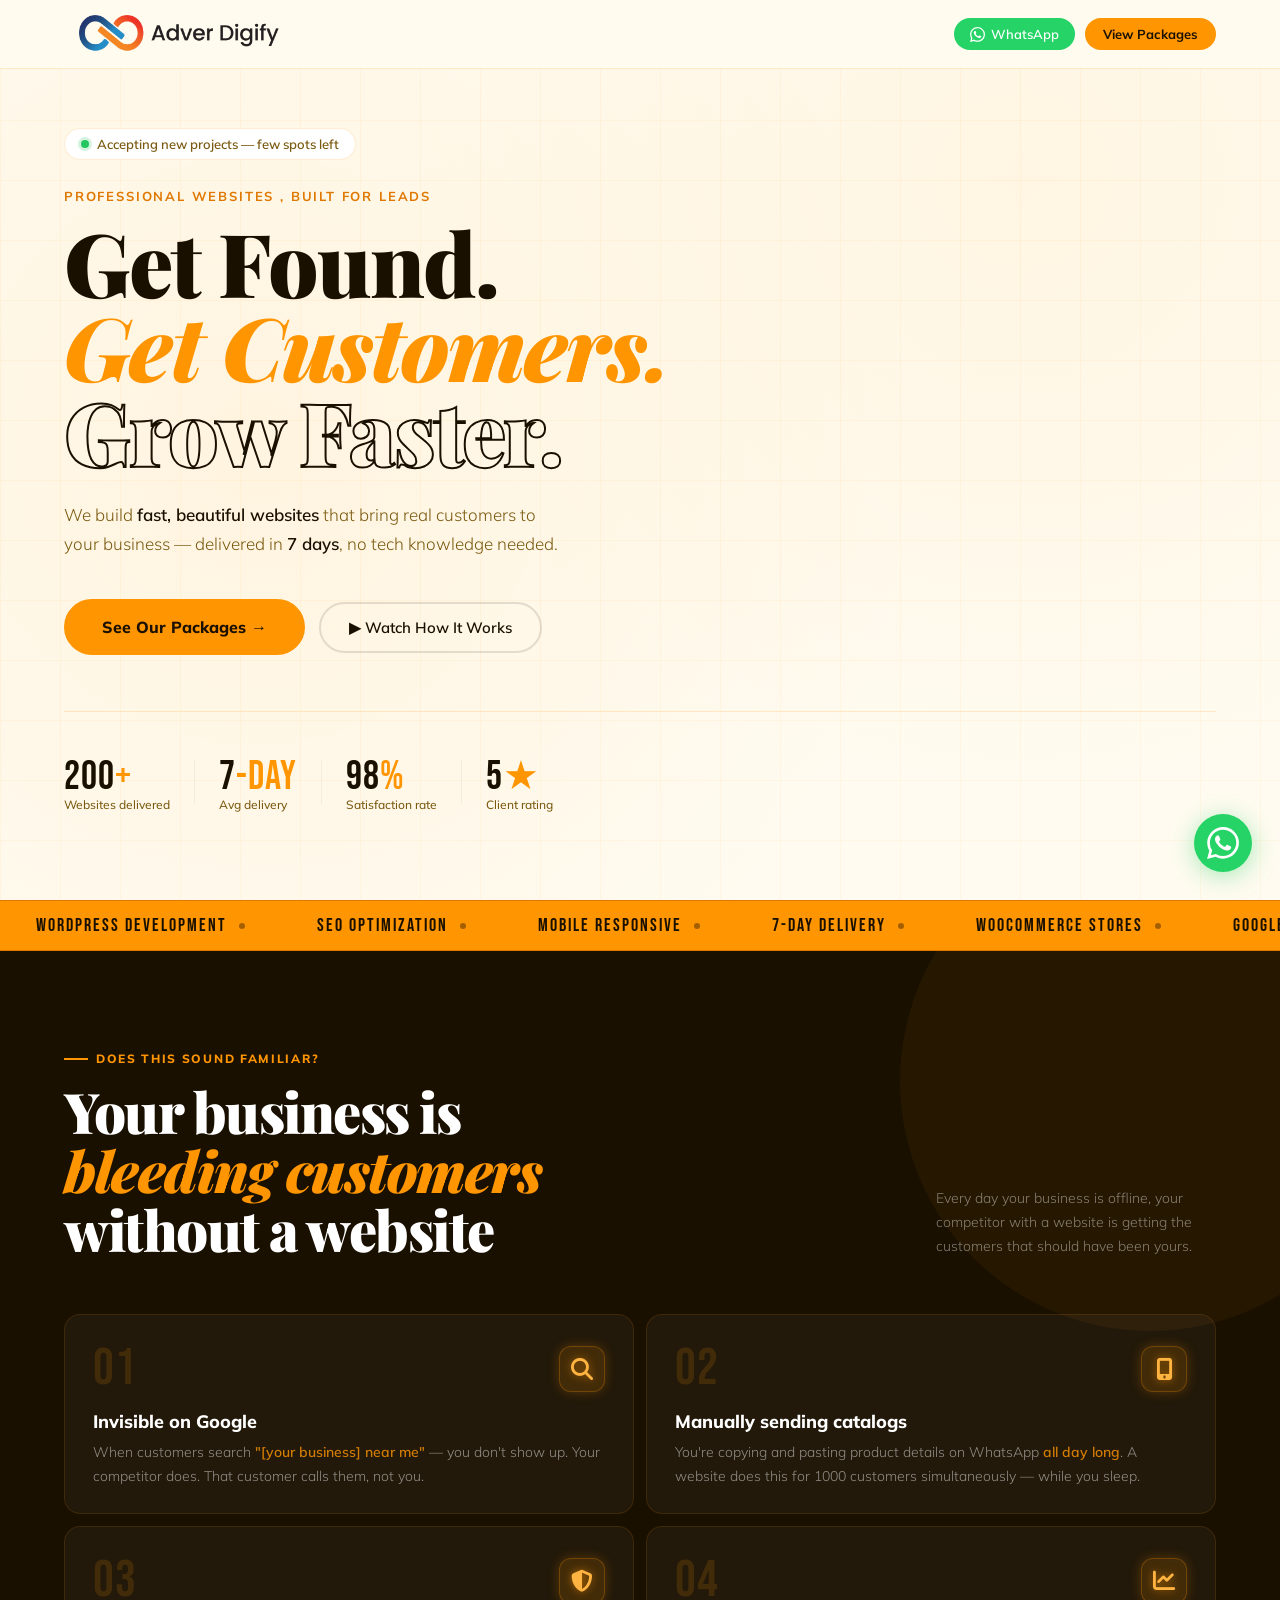
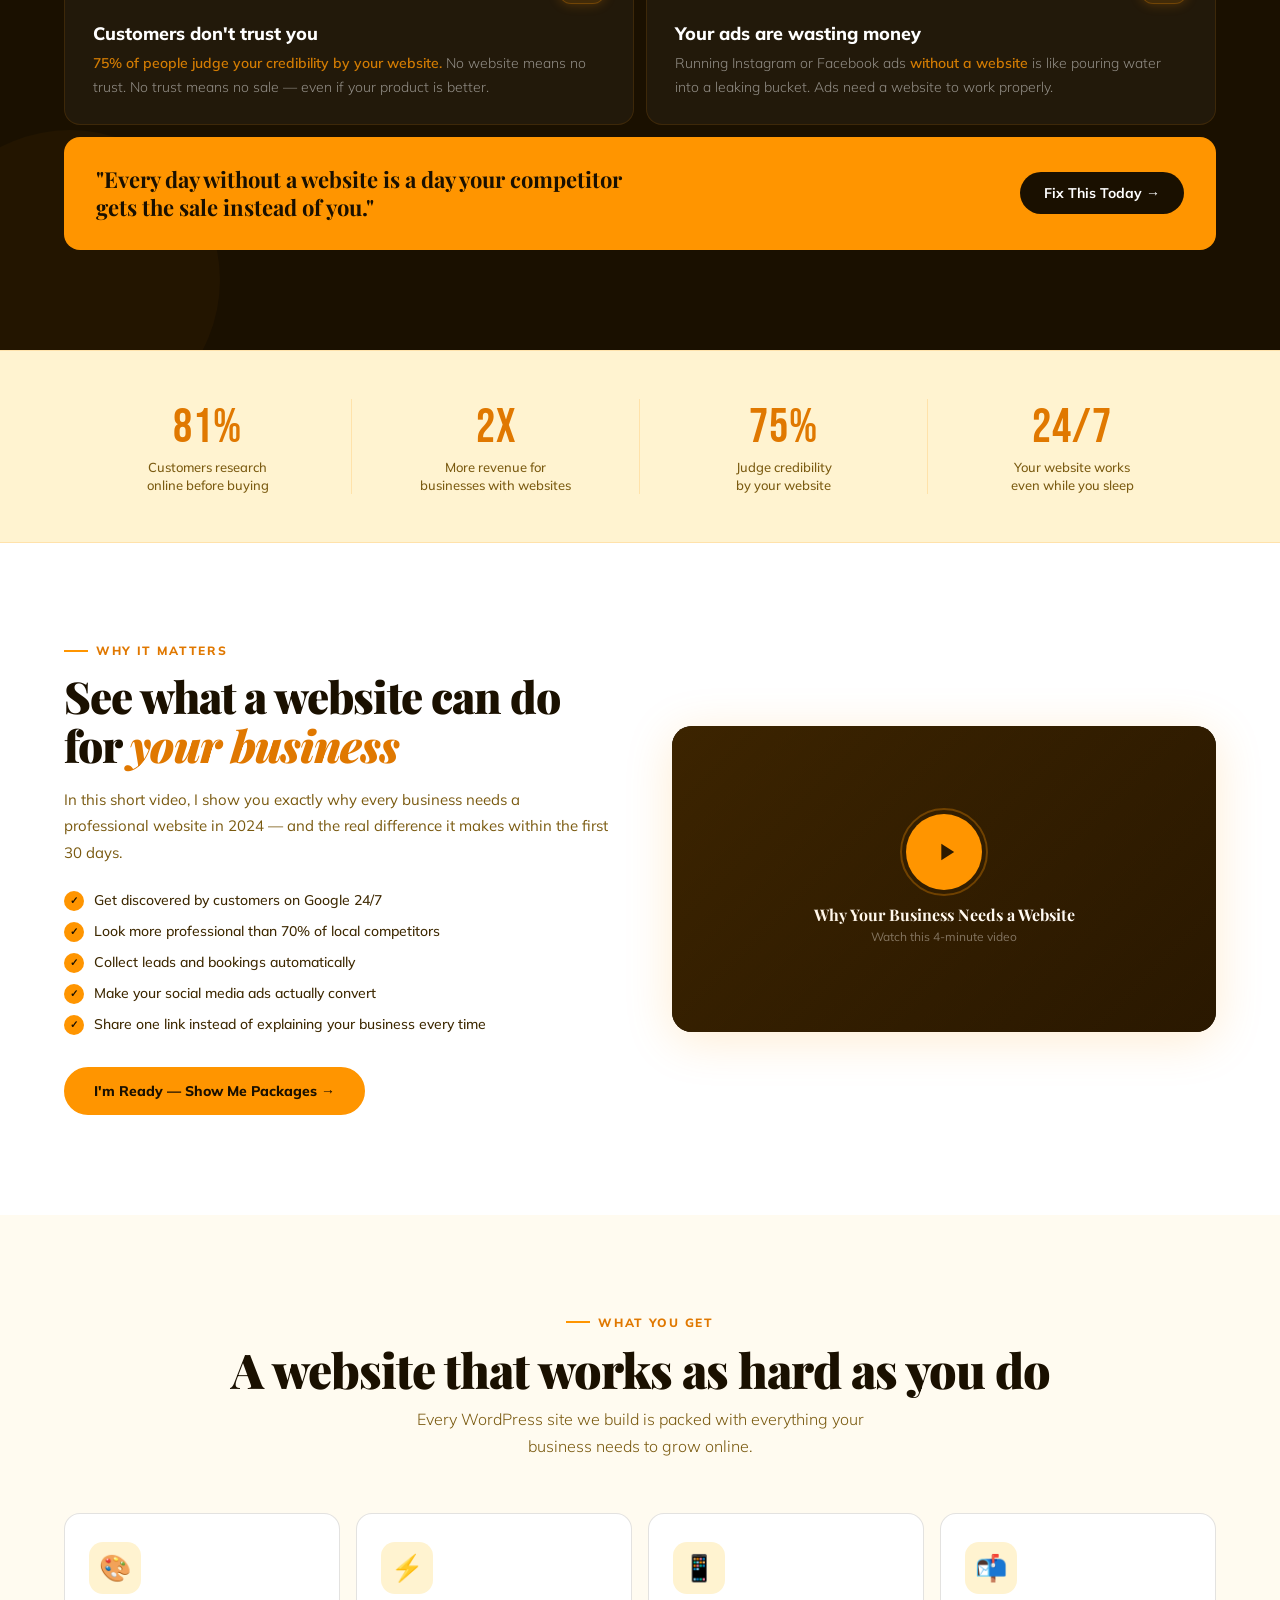
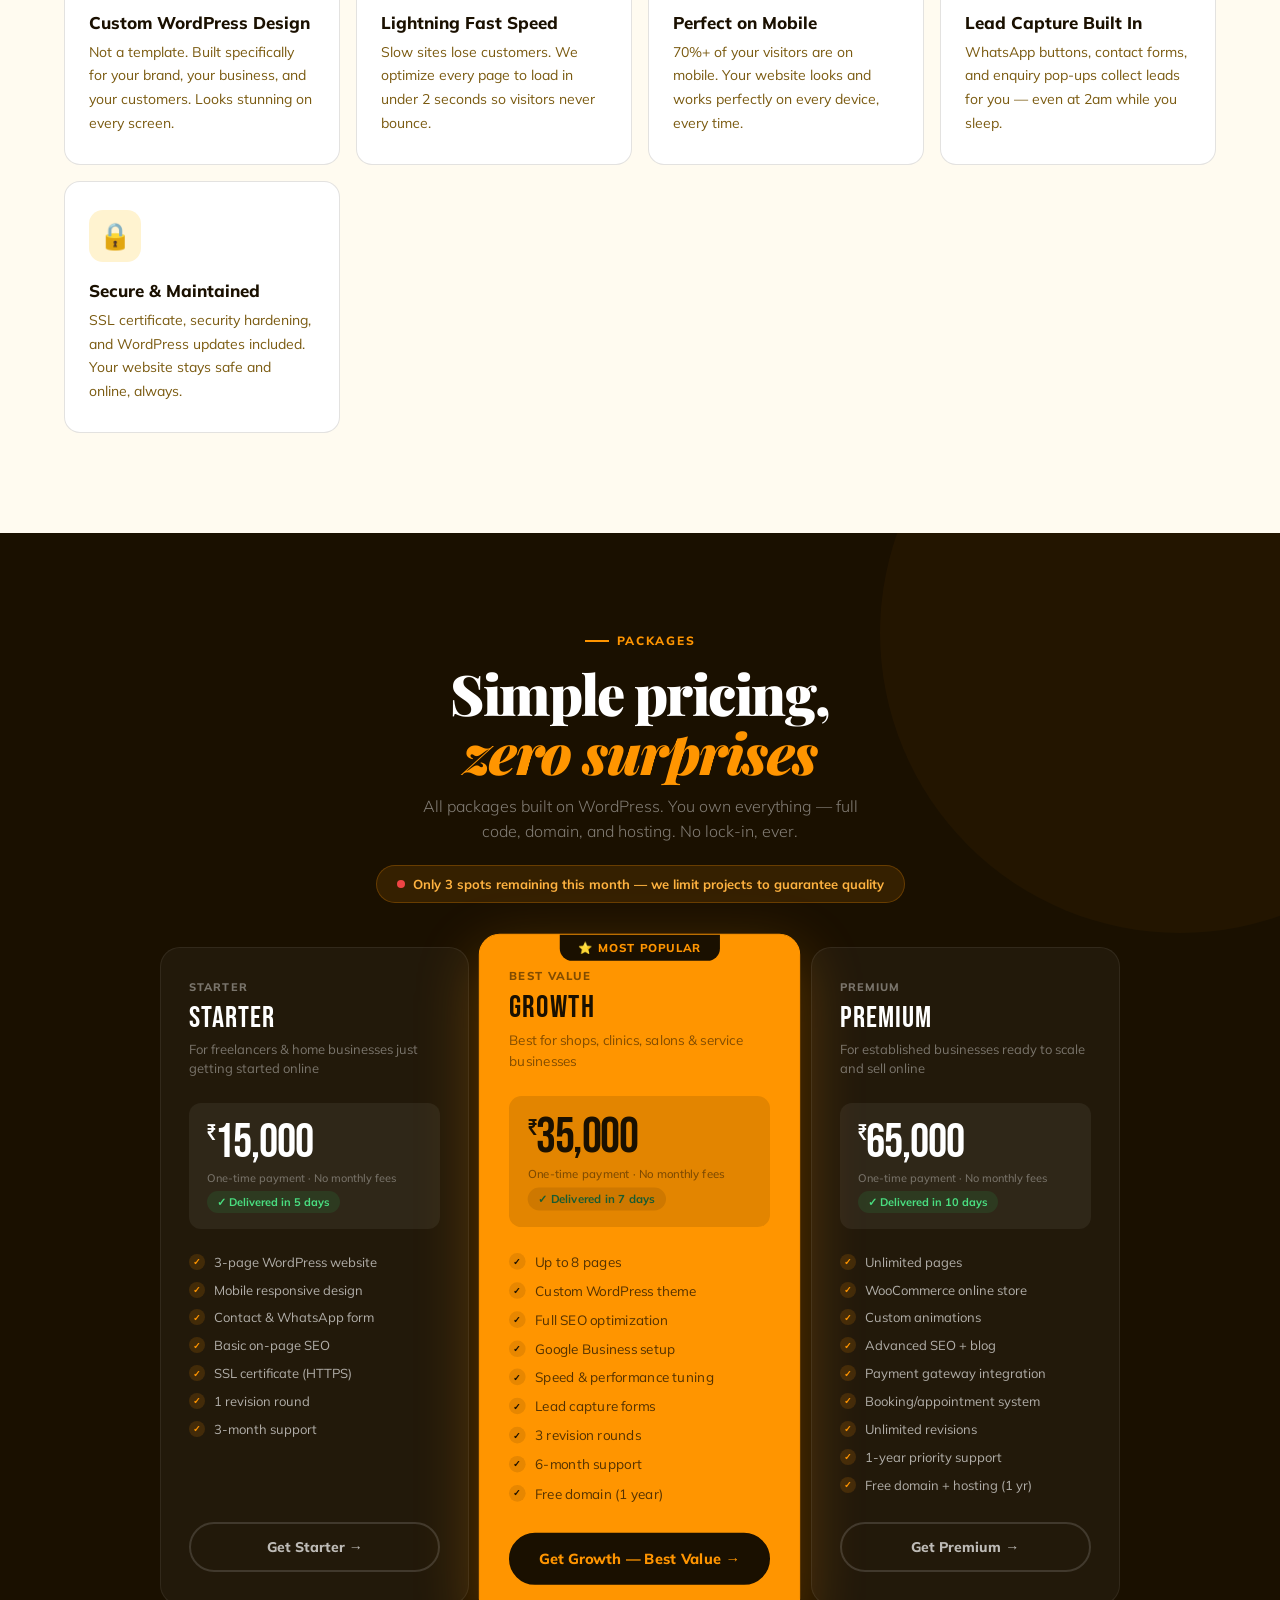
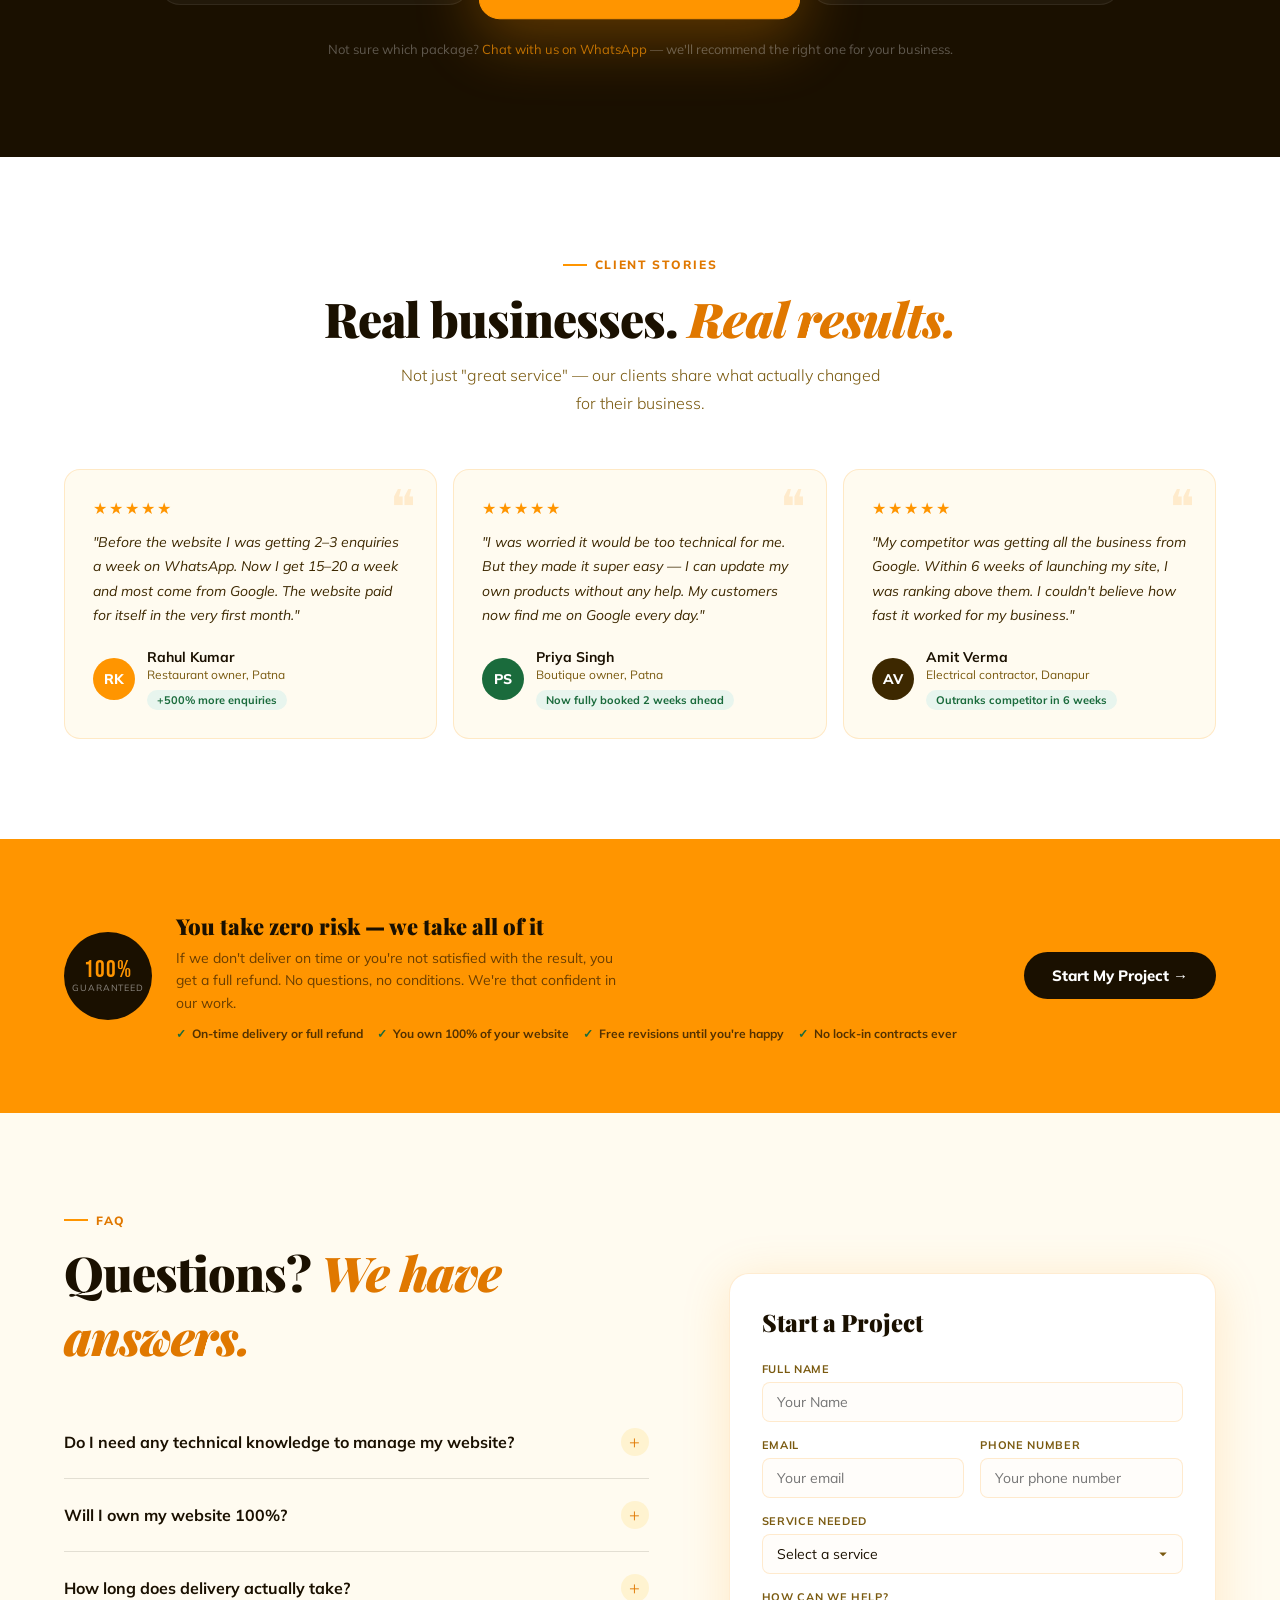
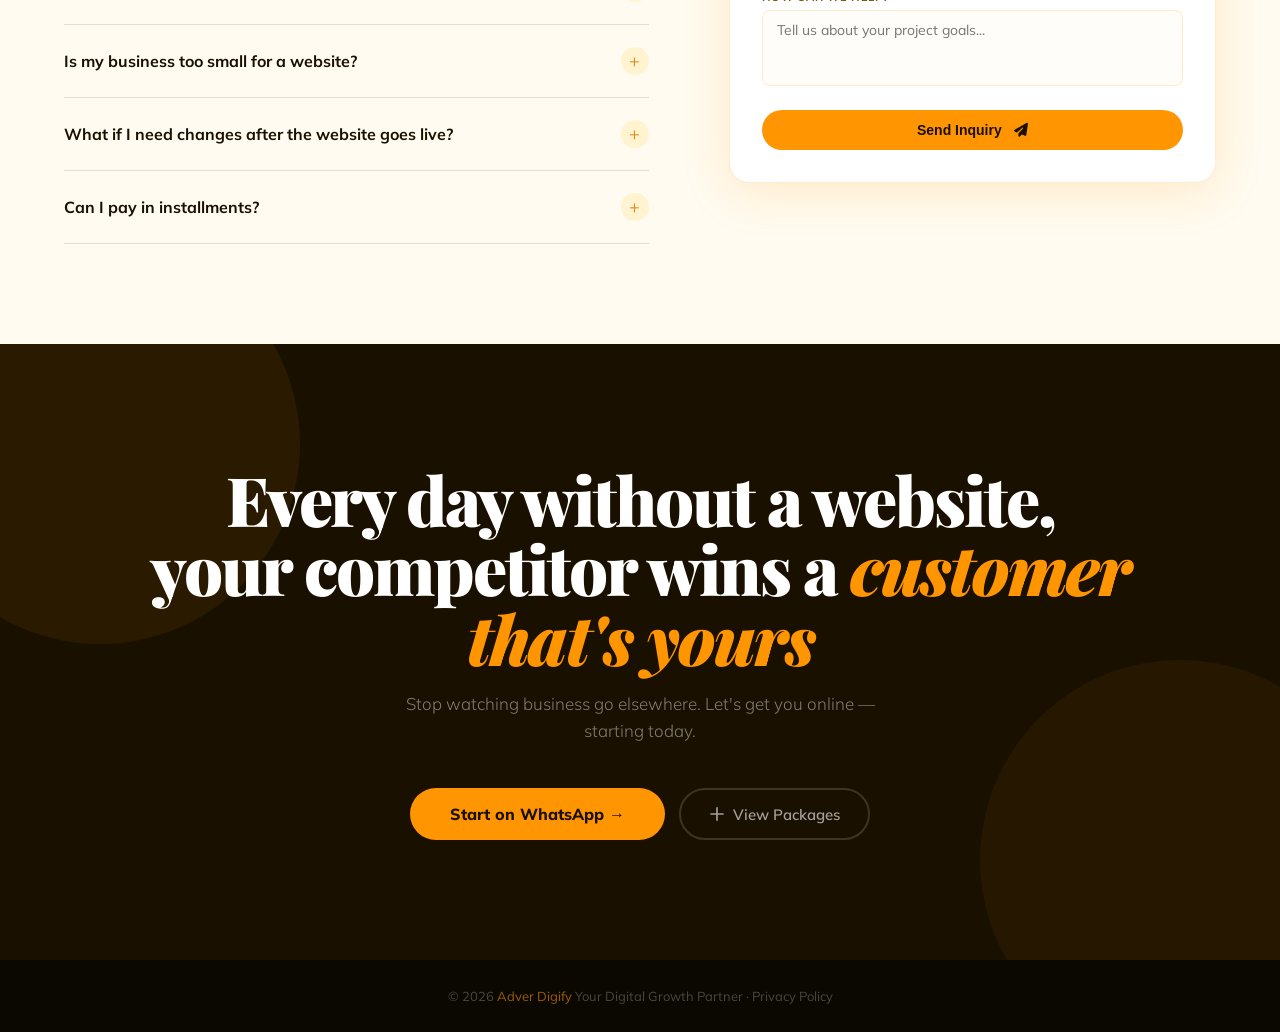
<file: index.html>
<!DOCTYPE html>
<html lang="en">
<head>
<meta charset="UTF-8">
<meta name="viewport" content="width=device-width, initial-scale=1.0">
<title>Adver Digify | Your Digital Growth Partner</title>
<link rel="icon" type="image/png" href="./assets/favicon.png">
<link rel="preconnect" href="https://fonts.googleapis.com">
<link href="https://fonts.googleapis.com/css2?family=Bebas+Neue&family=Playfair+Display:ital,wght@0,700;0,900;1,700&family=Mulish:wght@300;400;500;600;700&display=swap" rel="stylesheet">
<link rel="stylesheet" href="https://cdnjs.cloudflare.com/ajax/libs/font-awesome/6.5.1/css/all.min.css" referrerpolicy="no-referrer" />
<link rel="stylesheet" href="./assets/style.css">
</head>
<body>

<!-- NAV -->
<nav>
  <a href="#" class="logo"><img src="./assets/adver-logo.webp" alt="Adver Digify logo"></a>
  <div class="nav-right">
    <a href="https://wa.me/7870013721" class="btn-wa-nav" target="_blank">
      <svg viewBox="0 0 24 24"><path d="M17.472 14.382c-.297-.149-1.758-.867-2.03-.967-.273-.099-.471-.148-.67.15-.197.297-.767.966-.94 1.164-.173.199-.347.223-.644.075-.297-.15-1.255-.463-2.39-1.475-.883-.788-1.48-1.761-1.653-2.059-.173-.297-.018-.458.13-.606.134-.133.298-.347.446-.52.149-.174.198-.298.298-.497.099-.198.05-.371-.025-.52-.075-.149-.669-1.612-.916-2.207-.242-.579-.487-.5-.669-.51-.173-.008-.371-.01-.57-.01-.198 0-.52.074-.792.372-.272.297-1.04 1.016-1.04 2.479 0 1.462 1.065 2.875 1.213 3.074.149.198 2.096 3.2 5.077 4.487.709.306 1.262.489 1.694.625.712.227 1.36.195 1.871.118.571-.085 1.758-.719 2.006-1.413.248-.694.248-1.289.173-1.413-.074-.124-.272-.198-.57-.347m-5.421 7.403h-.004a9.87 9.87 0 01-5.031-1.378l-.361-.214-3.741.982.998-3.648-.235-.374a9.86 9.86 0 01-1.51-5.26c.001-5.45 4.436-9.884 9.888-9.884 2.64 0 5.122 1.03 6.988 2.898a9.825 9.825 0 012.893 6.994c-.003 5.45-4.437 9.884-9.885 9.884m8.413-18.297A11.815 11.815 0 0012.05 0C5.495 0 .16 5.335.157 11.892c0 2.096.547 4.142 1.588 5.945L.057 24l6.305-1.654a11.882 11.882 0 005.683 1.448h.005c6.554 0 11.89-5.335 11.893-11.893a11.821 11.821 0 00-3.48-8.413z"/></svg>
      <span>WhatsApp</span>
    </a>
    <a href="#pricing" class="btn-nav-cta">View Packages</a>
  </div>
</nav>

<!-- HERO -->
<section class="hero">
  <div class="hero-bg-pattern"></div>
  <div class="hero-grid-lines"></div>
  <div class="hero-badge"><div class="badge-dot"></div> Accepting new projects — few spots left</div>
  <div class="hero-eyebrow">Professional Websites , Built for leads</div>
  <h1>
    Get Found.<br>
    <span class="line2">Get Customers.</span>
    <span class="line3">Grow Faster.</span>
  </h1>
  <p class="hero-sub">We build <strong>fast, beautiful websites</strong> that bring real customers to your business — delivered in <strong>7 days</strong>, no tech knowledge needed.</p>
  <div class="hero-actions">
    <a href="#pricing" class="btn-hero-main">See Our Packages →</a>
    <a href="#video" class="btn-hero-outline">▶ Watch How It Works</a>
  </div>
  <div class="hero-trust">
    <div class="trust-stat">
      <div class="trust-num">200<span>+</span></div>
      <div class="trust-label">Websites delivered</div>
    </div>
    <div class="trust-divider"></div>
    <div class="trust-stat">
      <div class="trust-num">7<span>-day</span></div>
      <div class="trust-label">Avg delivery</div>
    </div>
    <div class="trust-divider"></div>
    <div class="trust-stat">
      <div class="trust-num">98<span>%</span></div>
      <div class="trust-label">Satisfaction rate</div>
    </div>
    <div class="trust-divider"></div>
    <div class="trust-stat">
      <div class="trust-num">5<span>★</span></div>
      <div class="trust-label">Client rating</div>
    </div>
  </div>
  <div class="hero-float-card card-1">
    <div class="fc-header">
      <div class="fc-avatar">AK</div>
      <div>
        <div class="fc-name">Aditya Kumar</div>
        <div class="fc-role">Restaurant owner, Patna</div>
      </div>
    </div>
    <div class="fc-msg">"Before the website I got 3 calls a week. Now I get 20+. It paid for itself in the first month!"</div>
    <div class="fc-tag">✓ Verified client result</div>
  </div>
  <div class="hero-float-card card-2">
    <div class="fc-header">
      <div class="fc-avatar" style="background:var(--green)">PS</div>
      <div>
        <div class="fc-name">Priya Singh</div>
        <div class="fc-role">Boutique owner, Delhi</div>
      </div>
    </div>
    <div class="fc-msg">"My customers now find me on Google every day. Worth every penny!"</div>
    <div class="fc-tag">✓ Verified client result</div>
  </div>
  <div class="hero-float-card card-3">
    <div class="fc-header">
      <div class="fc-avatar" style="background:var(--ink2)">AV</div>
      <div>
        <div class="fc-name">Amit Verma</div>
        <div class="fc-role">Contractor, Lucknow</div>
      </div>
    </div>
    <div class="fc-msg">"Outranked my competitor in just 6 weeks. Incredible service."</div>
    <div class="fc-tag">✓ Verified client result</div>
  </div>
</section>

<!-- MARQUEE -->
<div class="marquee-section">
  <div class="marquee-track">
    <div class="marquee-item">WordPress Development <div class="marquee-dot"></div></div>
    <div class="marquee-item">SEO Optimization <div class="marquee-dot"></div></div>
    <div class="marquee-item">Mobile Responsive <div class="marquee-dot"></div></div>
    <div class="marquee-item">7-Day Delivery <div class="marquee-dot"></div></div>
    <div class="marquee-item">WooCommerce Stores <div class="marquee-dot"></div></div>
    <div class="marquee-item">Google Rankings <div class="marquee-dot"></div></div>
    <div class="marquee-item">Lead Generation <div class="marquee-dot"></div></div>
    <div class="marquee-item">WordPress Development <div class="marquee-dot"></div></div>
    <div class="marquee-item">SEO Optimization <div class="marquee-dot"></div></div>
    <div class="marquee-item">Mobile Responsive <div class="marquee-dot"></div></div>
    <div class="marquee-item">7-Day Delivery <div class="marquee-dot"></div></div>
    <div class="marquee-item">WooCommerce Stores <div class="marquee-dot"></div></div>
    <div class="marquee-item">Google Rankings <div class="marquee-dot"></div></div>
    <div class="marquee-item">Lead Generation <div class="marquee-dot"></div></div>
  </div>
</div>

<!-- PAIN SECTION -->
<section class="pain-section">
  <div class="pain-bg-deco"></div>
  <div class="pain-bg-deco2"></div>
  <div class="pain-header reveal">
    <div>
      <div class="section-eyebrow-light">Does this sound familiar?</div>
      <h2>Your business is <span>bleeding customers</span> without a website</h2>
    </div>
    <p class="pain-header-right">Every day your business is offline, your competitor with a website is getting the customers that should have been yours.</p>
  </div>

  <div class="pain-grid reveal">
    <div class="pain-card">
      <div class="pain-card-header">
        <div class="pain-num">01</div>
        <div class="pain-icon-wrap"><i class="fa-solid fa-search"></i></div>
      </div>
      <h3>Invisible on Google</h3>
      <p>When customers search <strong>"[your business] near me"</strong> — you don't show up. Your competitor does. That customer calls them, not you.</p>
    </div>
    <div class="pain-card">
      <div class="pain-card-header">
        <div class="pain-num">02</div>
        <div class="pain-icon-wrap"><i class="fa-solid fa-mobile-screen-button"></i></div>
      </div>
      <h3>Manually sending catalogs</h3>
      <p>You're copying and pasting product details on WhatsApp <strong>all day long</strong>. A website does this for 1000 customers simultaneously — while you sleep.</p>
    </div>
    <div class="pain-card">
      <div class="pain-card-header">
        <div class="pain-num">03</div>
        <div class="pain-icon-wrap"><i class="fa-solid fa-shield-halved"></i></div>
      </div>
      <h3>Customers don't trust you</h3>
      <p><strong>75% of people judge your credibility by your website.</strong> No website means no trust. No trust means no sale — even if your product is better.</p>
    </div>
    <div class="pain-card">
      <div class="pain-card-header">
        <div class="pain-num">04</div>
        <div class="pain-icon-wrap"><i class="fa-solid fa-chart-line"></i></div>
      </div>
      <h3>Your ads are wasting money</h3>
      <p>Running Instagram or Facebook ads <strong>without a website</strong> is like pouring water into a leaking bucket. Ads need a website to work properly.</p>
    </div>
    <div class="pain-quote">
      <div class="pain-quote-text">"Every day without a website is a day your competitor gets the sale instead of you."</div>
      <a href="#pricing" class="pain-quote-cta">Fix This Today →</a>
    </div>
  </div>
</section>

<!-- STATS BAR -->
<div class="stats-section reveal">
  <div class="stat-block">
    <div class="sb-num">81%</div>
    <div class="sb-label">Customers research<br>online before buying</div>
  </div>
  <div class="stat-block">
    <div class="sb-num">2x</div>
    <div class="sb-label">More revenue for<br>businesses with websites</div>
  </div>
  <div class="stat-block">
    <div class="sb-num">75%</div>
    <div class="sb-label">Judge credibility<br>by your website</div>
  </div>
  <div class="stat-block">
    <div class="sb-num">24/7</div>
    <div class="sb-label">Your website works<br>even while you sleep</div>
  </div>
</div>

<!-- VIDEO SECTION -->
<section class="video-section" id="video">
  <div class="video-inner reveal">
    <div>
      <div class="section-eyebrow-dark">Why it matters</div>
      <h2>See what a website can do for <em>your business</em></h2>
      <p>In this short video, I show you exactly why every business needs a professional website in 2024 — and the real difference it makes within the first 30 days.</p>
      <ul class="benefit-checks">
        <li><div class="check-dot">✓</div> Get discovered by customers on Google 24/7</li>
        <li><div class="check-dot">✓</div> Look more professional than 70% of local competitors</li>
        <li><div class="check-dot">✓</div> Collect leads and bookings automatically</li>
        <li><div class="check-dot">✓</div> Make your social media ads actually convert</li>
        <li><div class="check-dot">✓</div> Share one link instead of explaining your business every time</li>
      </ul>
      <a href="#pricing" class="btn-hero-main" style="font-size:14px;padding:13px 28px">I'm Ready — Show Me Packages →</a>
    </div>
    <div class="video-frame" id="videoFrame">
      <div class="vf-inner" id="vfInner">
        <div class="play-ring" onclick="loadVideo()">
          <svg viewBox="0 0 24 24"><path d="M8 5v14l11-7z"/></svg>
        </div>
        <div class="vf-title">Why Your Business Needs a Website</div>
        <div class="vf-sub">Watch this 4-minute video</div>
      </div>
    </div>
  </div>
</section>

<!-- BENEFITS -->
<section class="benefits-section">
  <div class="section-header reveal" style="text-align:center;margin-bottom:0">
    <div class="section-eyebrow-dark" style="justify-content:center">What you get</div>
    <h2 style="font-family:'Playfair Display',serif;font-size:clamp(26px,4vw,48px);font-weight:900;letter-spacing:-1px;line-height:1.05;margin-bottom:12px">A website that works as hard as you do</h2>
    <p style="font-size:16px;color:var(--muted);max-width:500px;margin:0 auto;line-height:1.7;font-weight:300">Every WordPress site we build is packed with everything your business needs to grow online.</p>
  </div>
  <div class="benefits-grid reveal">
    <div class="benefit-card">
      <div class="bc-icon">🎨</div>
      <h3>Custom WordPress Design</h3>
      <p>Not a template. Built specifically for your brand, your business, and your customers. Looks stunning on every screen.</p>
    </div>
    <div class="benefit-card">
      <div class="bc-icon">⚡</div>
      <h3>Lightning Fast Speed</h3>
      <p>Slow sites lose customers. We optimize every page to load in under 2 seconds so visitors never bounce.</p>
    </div>
    <div class="benefit-card">
      <div class="bc-icon">📱</div>
      <h3>Perfect on Mobile</h3>
      <p>70%+ of your visitors are on mobile. Your website looks and works perfectly on every device, every time.</p>
    </div>
    <div class="benefit-card">
      <div class="bc-icon">📬</div>
      <h3>Lead Capture Built In</h3>
      <p>WhatsApp buttons, contact forms, and enquiry pop-ups collect leads for you — even at 2am while you sleep.</p>
    </div>
    <div class="benefit-card">
      <div class="bc-icon">🔒</div>
      <h3>Secure & Maintained</h3>
      <p>SSL certificate, security hardening, and WordPress updates included. Your website stays safe and online, always.</p>
    </div>
  </div>
</section>

<!-- PRICING -->
<section class="pricing-section" id="pricing">
  <div class="pricing-deco"></div>
  <div class="pricing-header reveal">
    <div class="section-eyebrow-light" style="justify-content:center">Packages</div>
    <h2>Simple pricing,<br><span>zero surprises</span></h2>
    <p>All packages built on WordPress. You own everything — full code, domain, and hosting. No lock-in, ever.</p>
  </div>
  <div class="urgency-pill reveal">
    <div class="urgency-dot"></div>
    Only 3 spots remaining this month — we limit projects to guarantee quality
  </div>
  <div class="pricing-grid reveal">
    <!-- STARTER -->
    <div class="price-card">
      <div class="plan-tag">Starter</div>
      <div class="plan-name">Starter</div>
      <div class="plan-desc">For freelancers & home businesses just getting started online</div>
      <div class="plan-price-wrap">
        <div class="plan-price"><sup>₹</sup>15,000</div>
        <div class="plan-note">One-time payment · No monthly fees</div>
        <div class="plan-delivery">✓ Delivered in 5 days</div>
      </div>
      <ul class="plan-features">
        <li class="plan-feature"><div class="pf-check">✓</div> 3-page WordPress website</li>
        <li class="plan-feature"><div class="pf-check">✓</div> Mobile responsive design</li>
        <li class="plan-feature"><div class="pf-check">✓</div> Contact & WhatsApp form</li>
        <li class="plan-feature"><div class="pf-check">✓</div> Basic on-page SEO</li>
        <li class="plan-feature"><div class="pf-check">✓</div> SSL certificate (HTTPS)</li>
        <li class="plan-feature"><div class="pf-check">✓</div> 1 revision round</li>
        <li class="plan-feature"><div class="pf-check">✓</div> 3-month support</li>
      </ul>
      <a href="https://wa.me/7870013721?text=I'm interested in the Starter package" class="plan-btn plan-btn-ghost" target="_blank">Get Starter →</a>
    </div>
    <!-- GROWTH (FEATURED) -->
    <div class="price-card featured">
      <div class="feat-badge">⭐ Most Popular</div>
      <div class="plan-tag">Best value</div>
      <div class="plan-name">Growth</div>
      <div class="plan-desc">Best for shops, clinics, salons & service businesses</div>
      <div class="plan-price-wrap">
        <div class="plan-price"><sup>₹</sup>35,000</div>
        <div class="plan-note">One-time payment · No monthly fees</div>
        <div class="plan-delivery">✓ Delivered in 7 days</div>
      </div>
      <ul class="plan-features">
        <li class="plan-feature"><div class="pf-check">✓</div> Up to 8 pages</li>
        <li class="plan-feature"><div class="pf-check">✓</div> Custom WordPress theme</li>
        <li class="plan-feature"><div class="pf-check">✓</div> Full SEO optimization</li>
        <li class="plan-feature"><div class="pf-check">✓</div> Google Business setup</li>
        <li class="plan-feature"><div class="pf-check">✓</div> Speed & performance tuning</li>
        <li class="plan-feature"><div class="pf-check">✓</div> Lead capture forms</li>
        <li class="plan-feature"><div class="pf-check">✓</div> 3 revision rounds</li>
        <li class="plan-feature"><div class="pf-check">✓</div> 6-month support</li>
        <li class="plan-feature"><div class="pf-check">✓</div> Free domain (1 year)</li>
      </ul>
      <a href="https://wa.me/7870013721?text=I'm interested in the Growth package" class="plan-btn plan-btn-solid" target="_blank">Get Growth — Best Value →</a>
    </div>
    <!-- PREMIUM -->
    <div class="price-card">
      <div class="plan-tag">Premium</div>
      <div class="plan-name">Premium</div>
      <div class="plan-desc">For established businesses ready to scale and sell online</div>
      <div class="plan-price-wrap">
        <div class="plan-price"><sup>₹</sup>65,000</div>
        <div class="plan-note">One-time payment · No monthly fees</div>
        <div class="plan-delivery">✓ Delivered in 10 days</div>
      </div>
      <ul class="plan-features">
        <li class="plan-feature"><div class="pf-check">✓</div> Unlimited pages</li>
        <li class="plan-feature"><div class="pf-check">✓</div> WooCommerce online store</li>
        <li class="plan-feature"><div class="pf-check">✓</div> Custom animations</li>
        <li class="plan-feature"><div class="pf-check">✓</div> Advanced SEO + blog</li>
        <li class="plan-feature"><div class="pf-check">✓</div> Payment gateway integration</li>
        <li class="plan-feature"><div class="pf-check">✓</div> Booking/appointment system</li>
        <li class="plan-feature"><div class="pf-check">✓</div> Unlimited revisions</li>
        <li class="plan-feature"><div class="pf-check">✓</div> 1-year priority support</li>
        <li class="plan-feature"><div class="pf-check">✓</div> Free domain + hosting (1 yr)</li>
      </ul>
      <a href="https://wa.me/7870013721?text=I'm interested in the Premium package" class="plan-btn plan-btn-ghost" target="_blank">Get Premium →</a>
    </div>
  </div>
  <p class="pricing-note reveal">Not sure which package? <a href="https://wa.me/7870013721?text=I need help choosing a website package" target="_blank">Chat with us on WhatsApp</a> — we'll recommend the right one for your business.</p>
</section>

<!-- TESTIMONIALS -->
<section class="testimonials-section">
  <div class="section-header reveal" style="text-align:center">
    <div class="section-eyebrow-dark" style="justify-content:center">Client stories</div>
    <h2 style="font-family:'Playfair Display',serif;font-size:clamp(26px,4vw,48px);font-weight:900;letter-spacing:-1px;margin-bottom:12px">Real businesses. <em style="color:var(--saffron-deep);font-style:italic">Real results.</em></h2>
    <p style="font-size:16px;color:var(--muted);max-width:480px;margin:0 auto;line-height:1.7;font-weight:300">Not just "great service" — our clients share what actually changed for their business.</p>
  </div>
  <div class="t-grid reveal">
    <div class="t-card">
      <div class="t-stars">★★★★★</div>
      <p class="t-text">"Before the website I was getting 2–3 enquiries a week on WhatsApp. Now I get 15–20 a week and most come from Google. The website paid for itself in the very first month."</p>
      <div class="t-author">
        <div class="t-avatar" style="background:var(--saffron)">RK</div>
        <div>
          <div class="t-name">Rahul Kumar</div>
          <div class="t-role">Restaurant owner, Patna</div>
          <div class="t-result">+500% more enquiries</div>
        </div>
      </div>
    </div>
    <div class="t-card">
      <div class="t-stars">★★★★★</div>
      <p class="t-text">"I was worried it would be too technical for me. But they made it super easy — I can update my own products without any help. My customers now find me on Google every day."</p>
      <div class="t-author">
        <div class="t-avatar" style="background:var(--green)">PS</div>
        <div>
          <div class="t-name">Priya Singh</div>
          <div class="t-role">Boutique owner, Patna</div>
          <div class="t-result">Now fully booked 2 weeks ahead</div>
        </div>
      </div>
    </div>
    <div class="t-card">
      <div class="t-stars">★★★★★</div>
      <p class="t-text">"My competitor was getting all the business from Google. Within 6 weeks of launching my site, I was ranking above them. I couldn't believe how fast it worked for my business."</p>
      <div class="t-author">
        <div class="t-avatar" style="background:var(--ink2)">AV</div>
        <div>
          <div class="t-name">Amit Verma</div>
          <div class="t-role">Electrical contractor, Danapur</div>
          <div class="t-result">Outranks competitor in 6 weeks</div>
        </div>
      </div>
    </div>
  </div>
</section>

<!-- GUARANTEE -->
<div class="guarantee-section reveal">
  <div class="guar-left">
    <div class="guar-seal">
      <span class="gs-n">100%</span>
      <span class="gs-l">Guaranteed</span>
    </div>
    <div class="guar-text">
      <h3>You take zero risk — we take all of it</h3>
      <p>If we don't deliver on time or you're not satisfied with the result, you get a full refund. No questions, no conditions. We're that confident in our work.</p>
      <div class="guar-items">
        <div class="gi">On-time delivery or full refund</div>
        <div class="gi">You own 100% of your website</div>
        <div class="gi">Free revisions until you're happy</div>
        <div class="gi">No lock-in contracts ever</div>
      </div>
    </div>
  </div>
  <a href="#" class="guar-cta" onclick="openModal(event)">Start My Project →</a>
</div>

<!-- FAQ -->
<section class="faq-section">
  <div class="faq-grid">
    <!-- Left Column: Eyebrow, Heading, Accordion -->
    <div class="faq-left-col reveal">
      <div class="section-eyebrow-dark">FAQ</div>
      <h2 style="font-family:'Playfair Display',serif;font-size:clamp(26px,4vw,48px);font-weight:900;letter-spacing:-1px;margin-bottom:28px">Questions? <em style="color:var(--saffron-deep);font-style:italic">We have answers.</em></h2>
      
      <div class="faq-wrap">
        <div class="faq-item" onclick="toggleFaq(this)">
          <div class="faq-q">Do I need any technical knowledge to manage my website? <div class="faq-icon">+</div></div>
          <div class="faq-a">Not at all. WordPress is built for non-technical people. We'll give you a simple video showing how to update your content — and if you ever get stuck, we're one WhatsApp message away.</div>
        </div>
        <div class="faq-item" onclick="toggleFaq(this)">
          <div class="faq-q">Will I own my website 100%? <div class="faq-icon">+</div></div>
          <div class="faq-a">Yes — completely. You own the code, domain, and hosting. We build it and hand it over. There's no monthly fee to us and no lock-in. Your website is yours forever.</div>
        </div>
        <div class="faq-item" onclick="toggleFaq(this)">
          <div class="faq-q">How long does delivery actually take? <div class="faq-icon">+</div></div>
          <div class="faq-a">Starter is 5 days, Growth is 7 days, Premium is 10 days — counted from when you send us your content (logo, photos, text). The faster you share content, the faster we deliver.</div>
        </div>
        <div class="faq-item" onclick="toggleFaq(this)">
          <div class="faq-q">Is my business too small for a website? <div class="faq-icon">+</div></div>
          <div class="faq-a">There's no such thing as "too small." Even a one-person home business benefits enormously. In fact, small businesses gain the most because a website levels the playing field against bigger competitors.</div>
        </div>
        <div class="faq-item" onclick="toggleFaq(this)">
          <div class="faq-q">What if I need changes after the website goes live? <div class="faq-icon">+</div></div>
          <div class="faq-a">Every package includes a support period with free changes. After that, we offer affordable maintenance plans — or we'll teach you to make simple changes yourself. WordPress makes it easy.</div>
        </div>
        <div class="faq-item" onclick="toggleFaq(this)">
          <div class="faq-q">Can I pay in installments? <div class="faq-icon">+</div></div>
          <div class="faq-a">Yes. We offer 50% upfront and 50% on final delivery for all packages. We accept UPI, bank transfer, Razorpay, and cash for local clients in Patna and nearby areas.</div>
        </div>
      </div>
    </div>
    
    <!-- Right Column: Inquiry Form -->
    <div class="faq-form-card reveal">
      <h3>Start a Project</h3>
      <form action="#" method="POST" class="faq-inquiry-form">
        <div class="form-group">
          <label for="faq-name">Full Name</label>
          <input type="text" id="faq-name" name="name" placeholder="Your Name" required>
        </div>
        <div class="form-row">
          <div class="form-group">
            <label for="faq-email">Email</label>
            <input type="email" id="faq-email" name="email" placeholder="Your email" required>
          </div>
          <div class="form-group">
            <label for="faq-phone">Phone Number</label>
            <input type="tel" id="faq-phone" name="phone" placeholder="Your phone number">
          </div>
        </div>
        <div class="form-group">
          <label for="faq-service">Service Needed</label>
          <select id="faq-service" name="service" required>
            <option value="" disabled selected>Select a service</option>
            <option value="starter">Starter Package (₹15,000)</option>
            <option value="growth">Growth Package (₹35,000)</option>
            <option value="premium">Premium Package (₹65,000)</option>
            <option value="custom">Custom Development</option>
          </select>
        </div>
        <div class="form-group">
          <label for="faq-message">How can we help?</label>
          <textarea id="faq-message" name="message" rows="3" placeholder="Tell us about your project goals..."></textarea>
        </div>
        <button type="submit" class="btn-faq-submit">
          Send Inquiry <i class="fa-solid fa-paper-plane" style="margin-left: 4px;"></i>
        </button>
      </form>
    </div>
  </div>
</section>

<!-- FINAL CTA -->
<section class="final-cta">
  <div class="final-deco1"></div>
  <div class="final-deco2"></div>
  <h2 reveal>Every day without a website,<br>your competitor wins a <span>customer that's yours</span></h2>
  <p>Stop watching business go elsewhere. Let's get you online — starting today.</p>
  <div class="final-btns">
    <a href="https://wa.me/7870013721?text=Hi, I want to get started with a website for my business" class="btn-final-main" target="_blank">Start on WhatsApp →</a>
    <a href="#pricing" class="btn-final-ghost">
      <svg width="16" height="16" viewBox="0 0 24 24" fill="none" stroke="currentColor" stroke-width="2.5"><path d="M12 2v20M2 12h20"/></svg>
      View Packages
    </a>
  </div>
</section>

<footer>
  <p>© 2026 <span>Adver Digify</span> Your Digital Growth Partner · <a href="#">Privacy Policy</a></p>
</footer>

<!-- WhatsApp FAB -->
<a href="https://wa.me/7870013721?text=Hi, I want a website for my business" class="wa-fab" target="_blank">
  <svg viewBox="0 0 24 24"><path d="M17.472 14.382c-.297-.149-1.758-.867-2.03-.967-.273-.099-.471-.148-.67.15-.197.297-.767.966-.94 1.164-.173.199-.347.223-.644.075-.297-.15-1.255-.463-2.39-1.475-.883-.788-1.48-1.761-1.653-2.059-.173-.297-.018-.458.13-.606.134-.133.298-.347.446-.52.149-.174.198-.298.298-.497.099-.198.05-.371-.025-.52-.075-.149-.669-1.612-.916-2.207-.242-.579-.487-.5-.669-.51-.173-.008-.371-.01-.57-.01-.198 0-.52.074-.792.372-.272.297-1.04 1.016-1.04 2.479 0 1.462 1.065 2.875 1.213 3.074.149.198 2.096 3.2 5.077 4.487.709.306 1.262.489 1.694.625.712.227 1.36.195 1.871.118.571-.085 1.758-.719 2.006-1.413.248-.694.248-1.289.173-1.413-.074-.124-.272-.198-.57-.347m-5.421 7.403h-.004a9.87 9.87 0 01-5.031-1.378l-.361-.214-3.741.982.998-3.648-.235-.374a9.86 9.86 0 01-1.51-5.26c.001-5.45 4.436-9.884 9.888-9.884 2.64 0 5.122 1.03 6.988 2.898a9.825 9.825 0 012.893 6.994c-.003 5.45-4.437 9.884-9.885 9.884m8.413-18.297A11.815 11.815 0 0012.05 0C5.495 0 .16 5.335.157 11.892c0 2.096.547 4.142 1.588 5.945L.057 24l6.305-1.654a11.882 11.882 0 005.683 1.448h.005c6.554 0 11.89-5.335 11.893-11.893a11.821 11.821 0 00-3.48-8.413z"/></svg>
</a>

<!-- Modal Popup Form -->
<div id="projectModal" class="modal-overlay">
  <div class="modal-card">
    <button class="modal-close" onclick="closeModal()">&times;</button>
    <h3>Start a Project</h3>
    <form action="#" method="POST" class="faq-inquiry-form">
      <div class="form-group">
        <label for="modal-name">Full Name</label>
        <input type="text" id="modal-name" name="name" placeholder="Your Name" required>
      </div>
      <div class="form-row">
        <div class="form-group">
          <label for="modal-email">Email</label>
          <input type="email" id="modal-email" name="email" placeholder="Your email" required>
        </div>
        <div class="form-group">
          <label for="modal-phone">Phone Number</label>
          <input type="tel" id="modal-phone" name="phone" placeholder="Your phone number">
        </div>
      </div>
      <div class="form-group">
        <label for="modal-service">Service Needed</label>
        <select id="modal-service" name="service" required>
          <option value="" disabled selected>Select a service</option>
          <option value="starter">Starter Package (₹15,000)</option>
          <option value="growth">Growth Package (₹35,000)</option>
          <option value="premium">Premium Package (₹65,000)</option>
          <option value="custom">Custom Development</option>
        </select>
      </div>
      <div class="form-group">
        <label for="modal-message">How can we help?</label>
        <textarea id="modal-message" name="message" rows="3" placeholder="Tell us about your project goals..."></textarea>
      </div>
      <button type="submit" class="btn-faq-submit">
        Send Inquiry <i class="fa-solid fa-paper-plane" style="margin-left: 4px;"></i>
      </button>
    </form>
  </div>
</div>

<script src="./assets/script.js"></script>
</body>
</html>
</file>
<file: assets/style.css>
:root {
  --saffron: #FF9500;
  --saffron-deep: #E07800;
  --saffron-light: #FFB340;
  --saffron-pale: #FFF3D0;
  --saffron-bg: #FFFBF0;
  --green: #1A6B3C;
  --green-light: #E8F5EE;
  --ink: #1A1000;
  --ink2: #3d2800;
  --muted: #7a5a10;
  --white: #ffffff;
  --cream: #FFFBF0;
  --card: #fff;
  --border: rgba(255,149,0,0.18);
  --border-dark: rgba(26,16,0,0.12);
  --shadow: 0 2px 24px rgba(255,149,0,0.12);
  --shadow-lg: 0 8px 48px rgba(255,149,0,0.18);
}
*,*::before,*::after{box-sizing:border-box;margin:0;padding:0}
html{scroll-behavior:smooth}
body{
  font-family:'Mulish',sans-serif;
  background:var(--saffron-bg);
  color:var(--ink);
  overflow-x:hidden;
}

/* SCROLLBAR */
::-webkit-scrollbar{width:4px}
::-webkit-scrollbar-track{background:var(--saffron-pale)}
::-webkit-scrollbar-thumb{background:var(--saffron);border-radius:4px}

/* NAV */
nav{
  position:fixed;top:0;left:0;right:0;z-index:200;
  display:flex;align-items:center;justify-content:space-between;
  padding:15px 5%;
  background:rgba(255,251,240,0.94);
  backdrop-filter:blur(16px);
  border-bottom:1px solid var(--border);
}
.logo{
  text-decoration:none;
  display: flex;align-items:center;
  padding-left: 15px;
}
.logo img{
  height: 38px;
  width: auto;
  object-fit: contain;
  display: block;
}
.nav-right{display:flex;align-items:center;gap:10px}
.btn-wa-nav{
  display:flex;align-items:center;gap:6px;
  background:#25D366;color:#fff;
  padding:8px 16px;border-radius:100px;
  font-size:13px;font-weight:600;
  text-decoration:none;transition:background .2s;
}
.btn-wa-nav:hover{background:#1aab52}
.btn-wa-nav svg{width:15px;height:15px;fill:#fff}
.btn-nav-cta{
  background:var(--saffron);color:var(--ink);
  padding:8px 18px;border-radius:100px;
  font-size:13px;font-weight:700;
  text-decoration:none;transition:background .2s;
  border:none;cursor:pointer;
}
.btn-nav-cta:hover{background:var(--saffron-deep)}

/* HERO */
.hero{
  min-height:100vh;
  padding:120px 5% 80px;
  display:flex;flex-direction:column;justify-content:center;
  position:relative;overflow:hidden;
}
.hero-bg-pattern{
  position:absolute;inset:0;
  background-image:radial-gradient(circle at 20% 50%, rgba(255,149,0,0.07) 0%, transparent 60%),
    radial-gradient(circle at 80% 20%, rgba(255,179,64,0.08) 0%, transparent 50%);
  pointer-events:none;
}
.hero-grid-lines{
  position:absolute;inset:0;
  background-image:
    linear-gradient(rgba(255,149,0,0.05) 1px, transparent 1px),
    linear-gradient(90deg, rgba(255,149,0,0.05) 1px, transparent 1px);
  background-size:60px 60px;
  pointer-events:none;
}
.hero-badge{
  display:inline-flex;align-items:center;gap:8px;
  background:var(--white);
  border:1.5px solid var(--border);
  padding:7px 16px;border-radius:100px;
  font-size:13px;font-weight:600;color:var(--muted);
  margin-bottom:28px;width:fit-content;
  animation:fadeUp .6s ease both;
}
.badge-dot{
  width:8px;height:8px;border-radius:50%;
  background:#22c55e;
  box-shadow:0 0 0 3px rgba(34,197,94,0.2);
  animation:badgePulse 2s infinite;
}
@keyframes badgePulse{0%,100%{box-shadow:0 0 0 3px rgba(34,197,94,0.2)}50%{box-shadow:0 0 0 6px rgba(34,197,94,0.1)}}
.hero-eyebrow{
  font-size:13px;font-weight:700;letter-spacing:.14em;
  text-transform:uppercase;color:var(--saffron-deep);
  margin-bottom:16px;
  animation:fadeUp .7s .1s ease both;
}
.hero h1{
  font-family:'Playfair Display',serif;
  font-size:clamp(42px,7vw,88px);
  font-weight:900;line-height:.96;
  letter-spacing:-2px;
  margin-bottom:28px;
  animation:fadeUp .7s .2s ease both;
}
.hero h1 .line2{
  display:block;
  color:var(--saffron);
  font-style:italic;
}
.hero h1 .line3{
  display:block;
  -webkit-text-stroke:2px var(--ink);
  color:transparent;
}
.hero-sub{
  font-size:17px;font-weight:300;line-height:1.7;
  color:var(--muted);max-width:500px;
  margin-bottom:40px;
  animation:fadeUp .7s .3s ease both;
}
.hero-sub strong{color:var(--ink);font-weight:600}
.hero-actions{
  display:flex;align-items:center;gap:14px;flex-wrap:wrap;
  animation:fadeUp .7s .4s ease both;
}
.btn-hero-main{
  background:var(--saffron);color:var(--ink);
  padding:16px 36px;border-radius:100px;
  font-size:16px;font-weight:800;
  text-decoration:none;
  border:2px solid var(--saffron);
  transition:all .2s;
  display:inline-flex;align-items:center;gap:8px;
}
.btn-hero-main:hover{background:var(--saffron-deep);border-color:var(--saffron-deep);transform:translateY(-2px);box-shadow:var(--shadow-lg)}
.btn-hero-outline{
  background:transparent;color:var(--ink);
  border:2px solid var(--border-dark);
  padding:14px 28px;border-radius:100px;
  font-size:15px;font-weight:600;
  text-decoration:none;transition:all .2s;
}
.btn-hero-outline:hover{border-color:var(--saffron);color:var(--saffron)}
.hero-trust{
  display:flex;align-items:center;gap:24px;
  margin-top:56px;padding-top:40px;
  border-top:1px solid var(--border);
  flex-wrap:wrap;
  animation:fadeUp .7s .5s ease both;
}
.trust-stat{}
.trust-num{
  font-family:'Bebas Neue',sans-serif;
  font-size:40px;letter-spacing:1px;color:var(--ink);
}
.trust-num span{color:var(--saffron)}
.trust-label{font-size:12px;color:var(--muted);font-weight:500;margin-top:-4px}
.trust-divider{width:1px;height:44px;background:var(--border-dark);opacity:.4}
.hero-float-card{
  position:absolute;
  background:var(--white);
  border:1px solid var(--border);
  border-radius:20px;
  padding:20px;
  width:260px;
  box-shadow:var(--shadow-lg);
  opacity:0;
  z-index: 10;
}
.hero-float-card.card-1 {
  right: 6%; top: 55%; bottom: auto;
  animation: liveMessageStream 9s linear infinite;
}
.hero-float-card.card-2 {
  right: 12%; top: 65%; bottom: auto;
  animation: liveMessageStream 9s linear infinite 3s;
}
.hero-float-card.card-3 {
  right: 4%; top: 50%; bottom: auto;
  animation: liveMessageStream 9s linear infinite 6s;
}

@keyframes liveMessageStream {
  0% { opacity: 0; transform: translateY(40px) scale(0.9); }
  5% { opacity: 1; transform: translateY(0) scale(1); }
  28% { opacity: 1; transform: translateY(-100px) scale(1); }
  33.33% { opacity: 0; transform: translateY(-140px) scale(0.95); }
  100% { opacity: 0; transform: translateY(-140px) scale(0.95); }
}
.fc-header{display:flex;align-items:center;gap:10px;margin-bottom:16px}
.fc-avatar{
  width:36px;height:36px;border-radius:50%;
  background:linear-gradient(135deg,var(--saffron),var(--saffron-deep));
  display:flex;align-items:center;justify-content:center;
  font-weight:800;font-size:13px;color:var(--white);
}
.fc-name{font-size:14px;font-weight:700}
.fc-role{font-size:11px;color:var(--muted)}
.fc-msg{
  background:var(--saffron-pale);
  border-radius:0 12px 12px 12px;
  padding:10px 14px;
  font-size:13px;line-height:1.5;color:var(--ink2);
  margin-bottom:12px;
}
.fc-tag{
  display:inline-block;
  background:var(--green-light);color:var(--green);
  font-size:11px;font-weight:700;
  padding:4px 12px;border-radius:100px;
}

@keyframes fadeUp{from{opacity:0;transform:translateY(20px)}to{opacity:1;transform:translateY(0)}}

/* MARQUEE */
.marquee-section{
  background:var(--saffron);
  padding:14px 0;
  overflow:hidden;
  border-top:1px solid var(--saffron-deep);
  border-bottom:1px solid var(--saffron-deep);
}
.marquee-track{
  display:flex;gap:0;
  animation:marquee 18s linear infinite;
  white-space:nowrap;
}
@keyframes marquee{0%{transform:translateX(0)}100%{transform:translateX(-50%)}}
.marquee-item{
  display:inline-flex;align-items:center;gap:12px;
  padding:0 36px;
  font-family:'Bebas Neue',sans-serif;
  font-size:18px;letter-spacing:2px;color:var(--ink);
}
.marquee-dot{width:6px;height:6px;border-radius:50%;background:var(--ink);opacity:.4}

/* PAIN SECTION */
.pain-section{
  background:var(--ink);
  padding:100px 5%;
  position:relative;overflow:hidden;
}
.pain-bg-deco{
  position:absolute;right:-120px;top:-120px;
  width:500px;height:500px;border-radius:50%;
  background:var(--saffron);opacity:.05;pointer-events:none;
}
.pain-bg-deco2{
  position:absolute;left:-80px;bottom:-80px;
  width:300px;height:300px;border-radius:50%;
  background:var(--saffron);opacity:.04;pointer-events:none;
}
.section-eyebrow-light{
  font-size:12px;font-weight:800;letter-spacing:.14em;
  text-transform:uppercase;color:var(--saffron);
  margin-bottom:16px;
  display:flex;align-items:center;gap:8px;
}
.section-eyebrow-light::before{
  content:'';display:block;width:24px;height:2px;background:var(--saffron);
}
.pain-header{
  display:flex;align-items:flex-end;justify-content:space-between;
  gap:20px;margin-bottom:56px;flex-wrap:wrap;
}
.pain-header h2{
  font-family:'Playfair Display',serif;
  font-size:clamp(28px,4.5vw,56px);
  font-weight:900;line-height:1.05;letter-spacing:-1.5px;
  color:var(--white);max-width:580px;
}
.pain-header h2 span{color:var(--saffron);font-style:italic}
.pain-header-right{
  max-width:280px;
  font-size:14px;color:rgba(255,255,255,0.45);
  line-height:1.7;font-weight:300;
}

/* PAIN GRID — 3 large + 1 highlight */
.pain-grid{
  display:grid;
  grid-template-columns:1fr 1fr;
  grid-template-rows:1fr 1fr;
  gap:12px;
}
.pain-card{
  background:rgba(255,255,255,0.04);
  border:1px solid rgba(255,149,0,0.12);
  border-radius:16px;
  padding:28px 28px 24px;
  transition:background .25s,border-color .25s,transform .2s;
  position:relative;overflow:hidden;
  cursor:default;
  display:flex;
  flex-direction:column;
}
.pain-card::before{
  content:'';position:absolute;
  left:0;top:0;bottom:0;width:3px;
  background:var(--saffron);opacity:0;
  transition:opacity .25s;
}
.pain-card:hover{
  background:rgba(255,149,0,0.07);
  border-color:rgba(255,149,0,0.3);
  transform:translateX(4px);
}
.pain-card:hover::before{opacity:1}
.pain-card.full-width{grid-column:1/-1}
.pain-card.highlight{
  background:linear-gradient(135deg,rgba(255,149,0,0.14),rgba(255,149,0,0.06));
  border-color:rgba(255,149,0,0.35);
}
.pain-card-header{
  display:flex;
  justify-content:space-between;
  align-items:center;
  margin-bottom:16px;
}
.pain-num{
  font-family:'Bebas Neue',sans-serif;
  font-size:52px;letter-spacing:1px;
  color:rgba(255,149,0,0.15);
  line-height:1;margin-bottom:0;
}
.pain-icon-wrap{
  width:46px;height:46px;border-radius:12px;
  background:rgba(255,149,0,0.15);
  border:1px solid rgba(255,149,0,0.25);
  display:flex;align-items:center;justify-content:center;
  font-size:22px;margin-bottom:0;
  color:var(--saffron-light);
  box-shadow:0 0 12px rgba(255,149,0,0.25);
  text-shadow:0 0 8px rgba(255,149,0,0.6);
  transition:all .25s ease;
}
.pain-card:hover .pain-icon-wrap{
  background:var(--saffron);
  color:var(--ink);
  border-color:var(--saffron);
  box-shadow:0 0 20px rgba(255,149,0,0.65);
  text-shadow:none;
  transform:scale(1.08);
}
.pain-card h3{
  font-size:18px;font-weight:800;
  color:var(--white);margin-bottom:8px;line-height:1.2;
}
.pain-card p{
  font-size:14px;color:rgba(255,255,255,0.5);
  line-height:1.7;font-weight:300;
}
.pain-card p strong{color:rgba(255,149,0,0.8);font-weight:600}
.pain-stat-row{
  display:flex;gap:32px;margin-top:20px;padding-top:20px;
  border-top:1px solid rgba(255,149,0,0.12);
  flex-wrap:wrap;
}
.pain-stat-item .psn{
  font-family:'Bebas Neue',sans-serif;
  font-size:32px;color:var(--saffron);letter-spacing:1px;
}
.pain-stat-item .psl{font-size:12px;color:rgba(255,255,255,0.45);margin-top:-2px}
.pain-quote{
  grid-column:1/-1;
  background:var(--saffron);
  border-radius:16px;
  padding:28px 32px;
  display:flex;align-items:center;justify-content:space-between;
  gap:20px;flex-wrap:wrap;
}
.pain-quote-text{
  font-family:'Playfair Display',serif;
  font-size:clamp(16px,2.2vw,22px);
  font-weight:700;color:var(--ink);
  line-height:1.3;max-width:560px;
}
.pain-quote-cta{
  background:var(--ink);color:var(--white);
  padding:12px 24px;border-radius:100px;
  font-size:14px;font-weight:700;white-space:nowrap;
  text-decoration:none;transition:background .2s;flex-shrink:0;
}
.pain-quote-cta:hover{background:#2a1500}

/* STATS BAR */
.stats-section{
  background:var(--saffron-pale);
  padding:48px 5%;
  display:grid;
  grid-template-columns:repeat(4,1fr);
  gap:0;
  border-top:1px solid var(--border);
  border-bottom:1px solid var(--border);
}
.stat-block{
  text-align:center;padding:0 20px;
  border-right:1px solid var(--border);
}
.stat-block:last-child{border-right:none}
.sb-num{
  font-family:'Bebas Neue',sans-serif;
  font-size:48px;letter-spacing:1px;
  color:var(--saffron-deep);
}
.sb-label{font-size:13px;color:var(--muted);font-weight:500;line-height:1.4;margin-top:2px}

/* VIDEO SECTION */
.video-section{background:var(--white);padding:100px 5%}
.video-inner{display:grid;grid-template-columns:1fr 1fr;gap:64px;align-items:center}
.section-eyebrow-dark{
  font-size:12px;font-weight:800;letter-spacing:.14em;
  text-transform:uppercase;color:var(--saffron-deep);
  margin-bottom:14px;
  display:flex;align-items:center;gap:8px;
}
.section-eyebrow-dark::before{content:'';display:block;width:24px;height:2px;background:var(--saffron)}
.video-section h2{
  font-family:'Playfair Display',serif;
  font-size:clamp(26px,3.5vw,44px);
  font-weight:900;line-height:1.1;letter-spacing:-1px;
  margin-bottom:18px;
}
.video-section h2 em{font-style:italic;color:var(--saffron-deep)}
.video-section p{font-size:15px;color:var(--muted);line-height:1.75;margin-bottom:24px;font-weight:400}
.benefit-checks{list-style:none;display:flex;flex-direction:column;gap:10px;margin-bottom:32px}
.benefit-checks li{
  display:flex;align-items:flex-start;gap:10px;
  font-size:14px;color:var(--ink2);line-height:1.5;font-weight:500;
}
.check-dot{
  width:20px;height:20px;min-width:20px;border-radius:50%;
  background:var(--saffron);
  display:flex;align-items:center;justify-content:center;
  font-size:10px;font-weight:800;color:var(--ink);
  margin-top:1px;
}
.video-frame{
  aspect-ratio:16/9;border-radius:20px;
  background:var(--ink);
  position:relative;overflow:hidden;
  cursor:pointer;
  box-shadow:var(--shadow-lg);
}
.video-frame::after{
  content:'';position:absolute;inset:0;
  background:linear-gradient(135deg,rgba(255,149,0,0.15),transparent);
  pointer-events:none;
}
.vf-inner{
  width:100%;height:100%;
  display:flex;flex-direction:column;
  align-items:center;justify-content:center;
  background:linear-gradient(135deg,#1A1000 0%,#2a1800 100%);
}
.vf-inner iframe{width:100%;height:100%;border:none;border-radius:20px}
.play-ring{
  width:76px;height:76px;border-radius:50%;
  background:var(--saffron);
  display:flex;align-items:center;justify-content:center;
  margin-bottom:14px;
  transition:transform .2s,box-shadow .2s;
  position:relative;
}
.play-ring::before{
  content:'';position:absolute;inset:-6px;
  border-radius:50%;border:2px solid rgba(255,149,0,0.3);
  animation:ringPulse 2s ease infinite;
}
@keyframes ringPulse{0%,100%{transform:scale(1);opacity:1}50%{transform:scale(1.12);opacity:0}}
.play-ring:hover{transform:scale(1.08);box-shadow:0 0 40px rgba(255,149,0,0.4)}
.play-ring svg{width:28px;height:28px;fill:var(--ink);margin-left:4px}
.vf-title{
  font-family:'Playfair Display',serif;
  font-size:16px;font-weight:700;color:var(--white);margin-bottom:4px;
}
.vf-sub{font-size:12px;color:rgba(255,255,255,0.4)}

/* BENEFITS */
.benefits-section{padding:100px 5%;background:var(--saffron-bg)}
.benefits-grid{
  display:grid;
  grid-template-columns:repeat(auto-fit,minmax(260px,1fr));
  gap:16px;margin-top:52px;
}
.benefit-card{
  background:var(--white);
  border:1px solid var(--border-dark);
  border-radius:16px;padding:28px 24px;
  transition:transform .2s,border-color .2s,box-shadow .2s;
  position:relative;overflow:hidden;
}
.benefit-card::after{
  content:'';position:absolute;bottom:0;left:0;right:0;height:3px;
  background:var(--saffron);transform:scaleX(0);transform-origin:left;
  transition:transform .3s ease;
}
.benefit-card:hover{transform:translateY(-4px);border-color:var(--border);box-shadow:var(--shadow)}
.benefit-card:hover::after{transform:scaleX(1)}
.bc-icon{
  width:52px;height:52px;border-radius:14px;
  background:var(--saffron-pale);
  display:flex;align-items:center;justify-content:center;
  font-size:26px;margin-bottom:18px;
}
.benefit-card h3{font-size:17px;font-weight:800;margin-bottom:8px;color:var(--ink)}
.benefit-card p{font-size:14px;color:var(--muted);line-height:1.7;font-weight:400}

/* PRICING */
.pricing-section{
  background:var(--ink);
  padding:100px 5%;
  position:relative;overflow:hidden;
}
.pricing-deco{
  position:absolute;top:-200px;right:-200px;
  width:600px;height:600px;border-radius:50%;
  background:var(--saffron);opacity:.04;pointer-events:none;
}
.pricing-header{text-align:center;margin-bottom:20px}
.pricing-header h2{
  font-family:'Playfair Display',serif;
  font-size:clamp(28px,4.5vw,56px);
  font-weight:900;letter-spacing:-1.5px;line-height:1.05;
  color:var(--white);margin-bottom:12px;
}
.pricing-header h2 span{color:var(--saffron);font-style:italic}
.pricing-header p{font-size:16px;color:rgba(255,255,255,0.45);max-width:460px;margin:0 auto;line-height:1.6;font-weight:300}
.urgency-pill{
  display:inline-flex;align-items:center;gap:8px;
  background:rgba(255,149,0,0.12);
  border:1px solid rgba(255,149,0,0.25);
  color:var(--saffron-light);
  padding:10px 20px;border-radius:100px;
  font-size:13px;font-weight:700;
  margin:20px auto 44px;
  display:flex;width:fit-content;
}
.urgency-dot{width:8px;height:8px;border-radius:50%;background:#ef4444;animation:badgePulse 1.5s infinite}

/* PRICING GRID */
.pricing-grid{
  display:grid;
  grid-template-columns:repeat(3,1fr);
  gap:16px;
  align-items:stretch;
  max-width:960px;margin:0 auto;
}
.price-card{
  border-radius:20px;
  padding:32px 28px;
  border:1.5px solid rgba(255,255,255,0.07);
  background:rgba(255,255,255,0.04);
  display:flex;flex-direction:column;
  position:relative;overflow:hidden;
  transition:border-color .2s,background .2s;
}
.price-card:hover{border-color:rgba(255,149,0,0.25);background:rgba(255,149,0,0.04)}
.price-card.featured{
  background:var(--saffron);
  border-color:var(--saffron);
  transform:scale(1.04);
  box-shadow:0 20px 60px rgba(255,149,0,0.3);
}
.price-card.featured:hover{background:var(--saffron);border-color:var(--saffron-light)}
.feat-badge{
  position:absolute;top:-1px;left:50%;transform:translateX(-50%);
  background:var(--ink);color:var(--saffron);
  font-size:11px;font-weight:800;letter-spacing:.08em;text-transform:uppercase;
  padding:6px 18px;border-radius:0 0 12px 12px;
  white-space:nowrap;
}
.plan-tag{
  font-size:11px;font-weight:800;letter-spacing:.1em;text-transform:uppercase;
  color:rgba(255,255,255,0.4);margin-bottom:6px;
}
.price-card.featured .plan-tag{color:rgba(26,16,0,0.55)}
.plan-name{
  font-family:'Bebas Neue',sans-serif;
  font-size:30px;letter-spacing:1px;
  color:var(--white);margin-bottom:4px;
}
.price-card.featured .plan-name{color:var(--ink)}
.plan-desc{
  font-size:13px;color:rgba(255,255,255,0.4);
  margin-bottom:24px;line-height:1.5;font-weight:400;
}
.price-card.featured .plan-desc{color:rgba(26,16,0,0.55)}
.plan-price-wrap{
  background:rgba(255,255,255,0.06);
  border-radius:12px;padding:16px 18px;
  margin-bottom:24px;
}
.price-card.featured .plan-price-wrap{background:rgba(26,16,0,0.12)}
.plan-price{
  font-family:'Bebas Neue',sans-serif;
  font-size:48px;letter-spacing:-1px;
  color:var(--white);line-height:1;
}
.price-card.featured .plan-price{color:var(--ink)}
.plan-price sup{font-size:22px;vertical-align:super}
.plan-note{font-size:11px;color:rgba(255,255,255,0.35);margin-top:4px;font-weight:500}
.price-card.featured .plan-note{color:rgba(26,16,0,0.5)}
.plan-delivery{
  display:inline-flex;align-items:center;gap:5px;
  background:rgba(34,197,94,0.12);color:#4ade80;
  font-size:11px;font-weight:700;
  padding:4px 10px;border-radius:100px;margin-top:6px;
}
.price-card.featured .plan-delivery{background:rgba(26,16,0,0.1);color:#1a5c30}
.plan-features{list-style:none;flex:1;margin-bottom:28px;display:flex;flex-direction:column;gap:9px}
.plan-feature{
  display:flex;align-items:flex-start;gap:9px;
  font-size:13px;color:rgba(255,255,255,0.65);
  line-height:1.45;font-weight:400;
}
.price-card.featured .plan-feature{color:rgba(26,16,0,0.75)}
.pf-check{
  width:16px;height:16px;min-width:16px;border-radius:50%;
  background:rgba(255,149,0,0.15);
  display:flex;align-items:center;justify-content:center;
  font-size:9px;font-weight:800;color:var(--saffron);
  margin-top:1px;
}
.price-card.featured .pf-check{background:rgba(26,16,0,0.1);color:var(--ink)}
.plan-btn{
  width:100%;padding:14px;border-radius:100px;
  font-size:14px;font-weight:800;
  cursor:pointer;text-align:center;
  text-decoration:none;display:block;
  transition:all .2s;border:2px solid transparent;
}
.plan-btn-ghost{
  background:transparent;
  border-color:rgba(255,255,255,0.14);
  color:rgba(255,255,255,0.7);
}
.plan-btn-ghost:hover{border-color:var(--saffron);color:var(--saffron)}
.plan-btn-solid{
  background:var(--ink);color:var(--saffron);
  border-color:var(--ink);
}
.plan-btn-solid:hover{background:#2a1500;border-color:#2a1500}
.pricing-note{
  text-align:center;margin-top:36px;
  font-size:13px;color:rgba(255,255,255,0.3);
  font-weight:400;
}
.pricing-note a{color:rgba(255,149,0,0.7);text-decoration:none}
.pricing-note a:hover{color:var(--saffron)}

/* TESTIMONIALS */
.testimonials-section{padding:100px 5%;background:var(--white)}
.t-grid{
  display:grid;grid-template-columns:repeat(auto-fit,minmax(300px,1fr));
  gap:16px;margin-top:52px;
}
.t-card{
  background:var(--saffron-bg);
  border:1px solid var(--border);
  border-radius:16px;padding:28px;
  position:relative;overflow:hidden;
  transition:transform .2s;
}
.t-card:hover{transform:translateY(-3px)}
.t-card::before{
  content:'❝';
  position:absolute;right:20px;top:14px;
  font-size:48px;color:var(--saffron);opacity:.15;
  font-family:Georgia,serif;line-height:1;
}
.t-stars{color:var(--saffron);font-size:16px;letter-spacing:2px;margin-bottom:12px}
.t-text{
  font-size:14px;line-height:1.75;color:var(--ink2);
  margin-bottom:20px;font-style:italic;font-weight:400;
}
.t-author{display:flex;align-items:center;gap:12px}
.t-avatar{
  width:42px;height:42px;border-radius:50%;
  display:flex;align-items:center;justify-content:center;
  font-weight:800;font-size:14px;color:var(--white);flex-shrink:0;
}
.t-name{font-size:14px;font-weight:700;color:var(--ink)}
.t-role{font-size:12px;color:var(--muted);margin-top:1px}
.t-result{
  display:inline-block;margin-top:8px;
  background:var(--green-light);color:var(--green);
  font-size:11px;font-weight:700;
  padding:3px 10px;border-radius:100px;
}

/* GUARANTEE */
.guarantee-section{
  background:var(--saffron);
  padding:72px 5%;
  display:flex;align-items:center;justify-content:space-between;
  gap:32px;flex-wrap:wrap;
}
.guar-left{display:flex;align-items:center;gap:24px;flex-wrap:wrap}
.guar-seal{
  width:88px;height:88px;border-radius:50%;
  background:var(--ink);
  display:flex;flex-direction:column;align-items:center;justify-content:center;
  flex-shrink:0;
}
.guar-seal .gs-n{font-family:'Bebas Neue',sans-serif;font-size:24px;color:var(--saffron);letter-spacing:1px;line-height:1}
.guar-seal .gs-l{font-size:9px;color:rgba(255,255,255,0.5);letter-spacing:.1em;text-transform:uppercase}
.guar-text h3{
  font-family:'Playfair Display',serif;
  font-size:22px;font-weight:900;color:var(--ink);margin-bottom:6px;
}
.guar-text p{font-size:14px;color:rgba(26,16,0,0.65);line-height:1.6;max-width:460px}
.guar-items{
  display:flex;gap:14px;flex-wrap:wrap;margin-top:12px;
}
.gi{
  display:flex;align-items:center;gap:6px;
  font-size:12px;font-weight:700;color:rgba(26,16,0,0.75);
}
.gi::before{content:'✓';font-weight:900;color:var(--green)}
.guar-cta{
  background:var(--ink);color:var(--white);
  padding:14px 28px;border-radius:100px;
  font-size:15px;font-weight:800;
  text-decoration:none;transition:background .2s;white-space:nowrap;
}
.guar-cta:hover{background:#2a1500}

/* FAQ */
.faq-section{padding:100px 5%;background:var(--saffron-bg)}
.faq-grid{
  display:grid;
  grid-template-columns:1.2fr 1fr;
  gap:80px;
  max-width:1200px;
  margin:0 auto;
  align-items:center;
}
.faq-left-col{
  display:flex;
  flex-direction:column;
}
.faq-left-col .section-eyebrow-dark{
  margin-bottom:12px;
}
.faq-wrap{width:100%;margin-top:10px}
.faq-item{
  border-bottom:1px solid var(--border-dark);
  overflow:hidden;
}
.faq-q{
  display:flex;align-items:center;justify-content:space-between;
  padding:22px 0;cursor:pointer;gap:16px;
  font-size:16px;font-weight:700;color:var(--ink);
  transition:color .15s;
}
.faq-q:hover{color:var(--saffron-deep)}
.faq-icon{
  width:28px;height:28px;border-radius:50%;
  background:var(--saffron-pale);
  display:flex;align-items:center;justify-content:center;
  font-size:18px;color:var(--saffron-deep);font-weight:300;
  flex-shrink:0;transition:background .2s,transform .3s;
}
.faq-item.open .faq-icon{background:var(--saffron);color:var(--white);transform:rotate(45deg)}
.faq-a{
  max-height:0;overflow:hidden;
  transition:max-height .35s ease,padding .25s;
  font-size:14px;color:var(--muted);line-height:1.75;font-weight:400;
}
.faq-item.open .faq-a{max-height:200px;padding-bottom:20px}

/* FAQ Compact Form */
.faq-form-card{
  background:var(--white);
  border:1px solid var(--border);
  border-radius:20px;
  padding:32px;
  box-shadow:var(--shadow-lg);
}
.faq-form-card h3{
  font-family:'Playfair Display',serif;
  font-size:24px;
  font-weight:900;
  color:var(--ink);
  margin-bottom:24px;
}
.faq-inquiry-form{
  display:flex;
  flex-direction:column;
  gap:16px;
}
.form-group{
  display:flex;
  flex-direction:column;
}
.form-row{
  display:grid;
  grid-template-columns:1fr 1fr;
  gap:16px;
}
.faq-inquiry-form label{
  font-size:11px;
  font-weight:700;
  text-transform:uppercase;
  color:var(--muted);
  letter-spacing:0.06em;
  margin-bottom:6px;
  display:block;
}
.faq-inquiry-form input,
.faq-inquiry-form select,
.faq-inquiry-form textarea{
  font-family:'Mulish',sans-serif;
  font-size:14px;
  background:rgba(255,149,0,0.02);
  border:1px solid var(--border);
  border-radius:8px;
  padding:10px 14px;
  color:var(--ink);
  outline:none;
  transition:border-color .2s,background-color .2s;
  width:100%;
}
.faq-inquiry-form input:focus,
.faq-inquiry-form select:focus,
.faq-inquiry-form textarea:focus{
  border-color:var(--saffron);
  background-color:var(--white);
}
.faq-inquiry-form select{
  cursor:pointer;
  appearance:none;
  background-image:url("data:image/svg+xml;utf8,<svg fill='%237a5a10' height='24' viewBox='0 0 24 24' width='24' xmlns='http://www.w3.org/2000/svg'><path d='M7 10l5 5 5-5z'/><path d='M0 0h24v24H0z' fill='none'/></svg>");
  background-repeat:no-repeat;
  background-position:right 10px center;
  background-size:18px;
  padding-right:32px;
}
.faq-inquiry-form textarea{
  resize:none;
}
.btn-faq-submit{
  background:var(--saffron);
  color:var(--ink);
  border:none;
  border-radius:100px;
  padding:12px 24px;
  font-size:14px;
  font-weight:800;
  cursor:pointer;
  transition:all .2s;
  display:flex;
  align-items:center;
  justify-content:center;
  gap:8px;
  margin-top:8px;
  width:100%;
}
.btn-faq-submit:hover{
  background:var(--saffron-deep);
  color:var(--ink);
  transform:translateY(-1px);
  box-shadow:0 4px 12px rgba(255,149,0,0.2);
}

/* FINAL CTA */
.final-cta{
  background:var(--ink);padding:120px 5%;text-align:center;
  position:relative;overflow:hidden;
}
.final-deco1{
  position:absolute;left:-100px;top:-100px;
  width:400px;height:400px;border-radius:50%;
  background:var(--saffron);opacity:.07;
}
.final-deco2{
  position:absolute;right:-100px;bottom:-100px;
  width:400px;height:400px;border-radius:50%;
  background:var(--saffron);opacity:.05;
}
.final-cta h2{
  font-family:'Playfair Display',serif;
  font-size:clamp(32px,5.5vw,68px);
  font-weight:900;letter-spacing:-2px;line-height:1.02;
  color:var(--white);margin-bottom:18px;
  position:relative;z-index:1;
}
.final-cta h2 span{color:var(--saffron);font-style:italic}
.final-cta p{
  font-size:17px;color:rgba(255,255,255,0.45);
  max-width:480px;margin:0 auto 44px;
  line-height:1.6;font-weight:300;
  position:relative;z-index:1;
}
.final-btns{
  display:flex;gap:14px;justify-content:center;flex-wrap:wrap;
  position:relative;z-index:1;
}
.btn-final-main{
  background:var(--saffron);color:var(--ink);
  padding:16px 40px;border-radius:100px;
  font-size:16px;font-weight:800;
  text-decoration:none;transition:all .2s;
}
.btn-final-main:hover{background:var(--saffron-light);transform:translateY(-2px);box-shadow:0 12px 40px rgba(255,149,0,0.3)}
.btn-final-ghost{
  background:transparent;color:rgba(255,255,255,0.6);
  border:2px solid rgba(255,255,255,0.15);
  padding:14px 28px;border-radius:100px;
  font-size:15px;font-weight:600;
  text-decoration:none;transition:all .2s;
  display:flex;align-items:center;gap:8px;
}
.btn-final-ghost:hover{border-color:rgba(255,149,0,0.4);color:var(--saffron-light)}

/* FOOTER */
footer{
  background:#0a0800;
  padding:28px 5%;text-align:center;
  font-size:13px;color:rgba(255,255,255,0.25);
}
footer a{color:rgba(255,255,255,0.25);text-decoration:none}
footer span{color:var(--saffron);opacity:.6}

/* FLOATING WA */
.wa-fab{
  position:fixed;bottom:28px;right:28px;z-index:300;
  width:58px;height:58px;border-radius:50%;
  background:#25D366;
  display:flex;align-items:center;justify-content:center;
  box-shadow:0 4px 24px rgba(37,211,102,0.4);
  text-decoration:none;
  transition:transform .2s;
}
.wa-fab:hover{transform:scale(1.1)}
.wa-fab svg{width:32px;height:32px;fill:#fff}

/* SCROLL REVEAL */
.reveal{opacity:0;transform:translateY(28px);transition:opacity .6s ease,transform .6s ease}
.reveal.visible{opacity:1;transform:translateY(0)}

@media(max-width:900px){
  .hero-float-card{display:none}
  .pain-grid{grid-template-columns:1fr}
  .pain-card.full-width{grid-column:1}
  .stats-section{grid-template-columns:1fr 1fr}
  .stat-block{padding:20px;border-right:none;border-bottom:1px solid var(--border)}
  .video-inner{grid-template-columns:1fr}
  .pricing-grid{grid-template-columns:1fr;max-width:400px}
  .price-card.featured{transform:none}
  .guarantee-section{flex-direction:column;align-items:flex-start}
  .hero h1{letter-spacing:-1px}
  .faq-grid{grid-template-columns:1fr;gap:40px}
}
@media(max-width:600px){
  .pain-grid{grid-template-columns:1fr}
  .nav-right .btn-wa-nav span{display:none}
  .form-row{grid-template-columns:1fr}
}

/* Modal Popup Form Styles */
.modal-overlay{
  position:fixed;
  inset:0;
  z-index:1000;
  background:rgba(10,8,0,0.65);
  backdrop-filter:blur(8px);
  display:flex;
  align-items:center;
  justify-content:center;
  opacity:0;
  pointer-events:none;
  transition:opacity 0.4s ease;
  padding:20px;
}
.modal-overlay.active{
  opacity:1;
  pointer-events:auto;
}
.modal-card{
  background:var(--white);
  border:1px solid var(--border);
  border-radius:24px;
  width:100%;
  max-width:500px;
  padding:36px;
  box-shadow:0 12px 60px rgba(255,149,0,0.25);
  position:relative;
  transform:scale(0.85) translateY(20px);
  transition:transform 0.4s cubic-bezier(0.16, 1, 0.3, 1);
}
.modal-overlay.active .modal-card{
  transform:scale(1) translateY(0);
}
.modal-close{
  position:absolute;
  top:20px;
  right:20px;
  background:none;
  border:none;
  font-size:28px;
  font-weight:300;
  line-height:1;
  color:var(--muted);
  cursor:pointer;
  transition:color 0.2s, transform 0.2s;
  width:32px;
  height:32px;
  display:flex;
  align-items:center;
  justify-content:center;
}
.modal-close:hover{
  color:var(--saffron-deep);
  transform:rotate(90deg);
}
.modal-card h3{
  font-family:'Playfair Display',serif;
  font-size:26px;
  font-weight:900;
  color:var(--ink);
  margin-bottom:24px;
  padding-right:32px;
}
</file>
